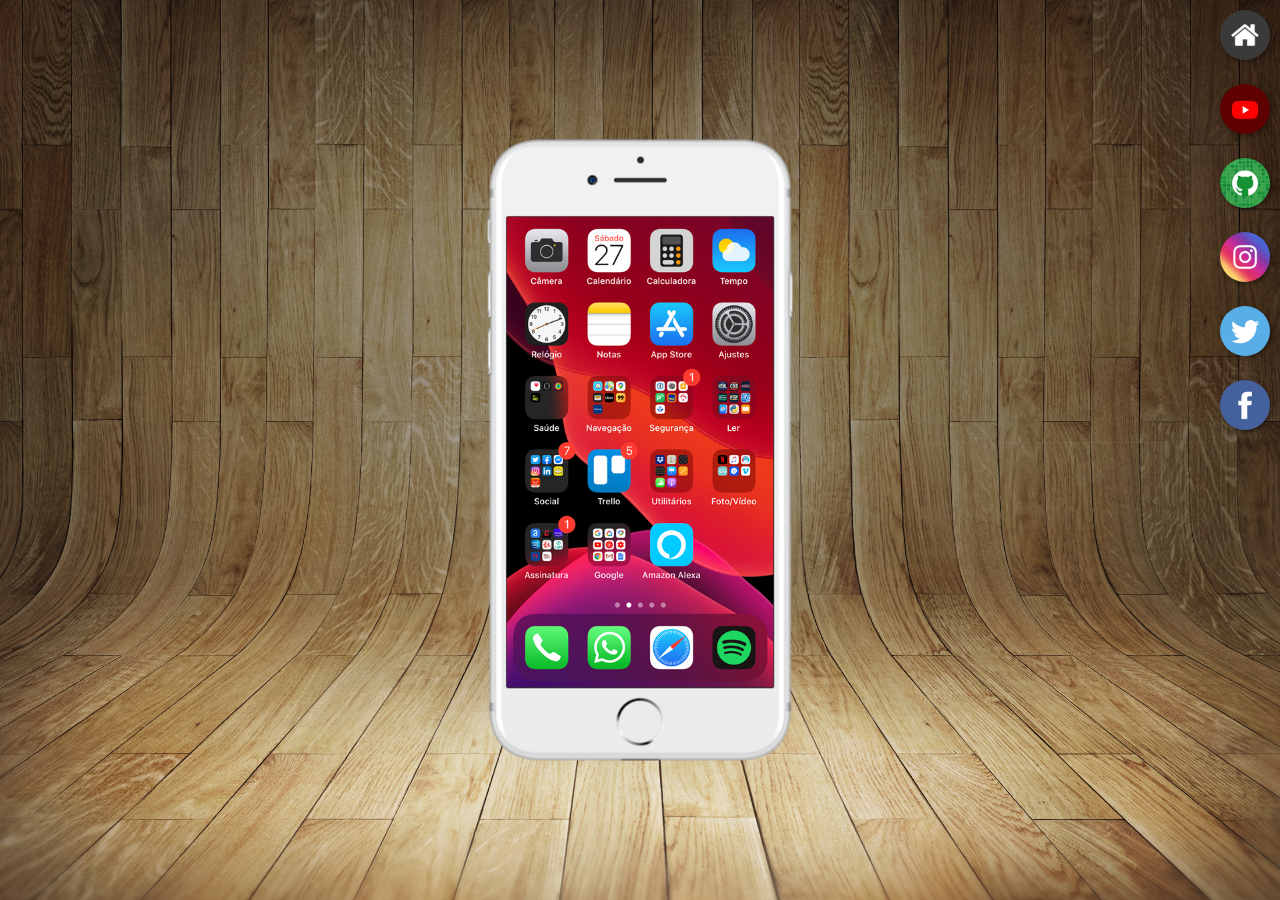
<file: index.html>
<!DOCTYPE html>
<html lang="pt-br">
<head>
    <meta charset="UTF-8">
    <meta name="viewport" content="width=device-width, initial-scale=1.0">
    <link rel="shortcut icon" href="favicon.ico" type="image/x-icon">
    <title>Projeto redes sociais</title>
    <link rel="stylesheet" href="estilos/style.css">
</head>
<body>
    <main>
<section id="telefone">
    <iframe src="home.html" name="tela" id="tela" frameborder="0">
        Seu navegador não é compatível com isso.
    </iframe>

</section>

<section id="redes-sociais">
    <a href="home.html" target="tela"><img src="imagens/logo-home.jpg" alt=""></a><br>
    <a href="youtube.html" target="tela"><img src="imagens/logo-youtube.jpg" alt=""></a><br>
    <a href="github.html" target="tela"><img src="imagens/logo-github.jpg" alt=""></a><br>
    <a href="#" target="tela"><img src="imagens/logo-instagram.jpg" alt=""></a><br>
    <a href="#" target="tela"><img src="imagens/logo-twitter.jpg" alt=""></a><br>
    <a href="#" target="tela"><img src="imagens/logo-facebook.jpg" alt=""></a>

</section>
    </main>
    
</body>
</html>
</file>
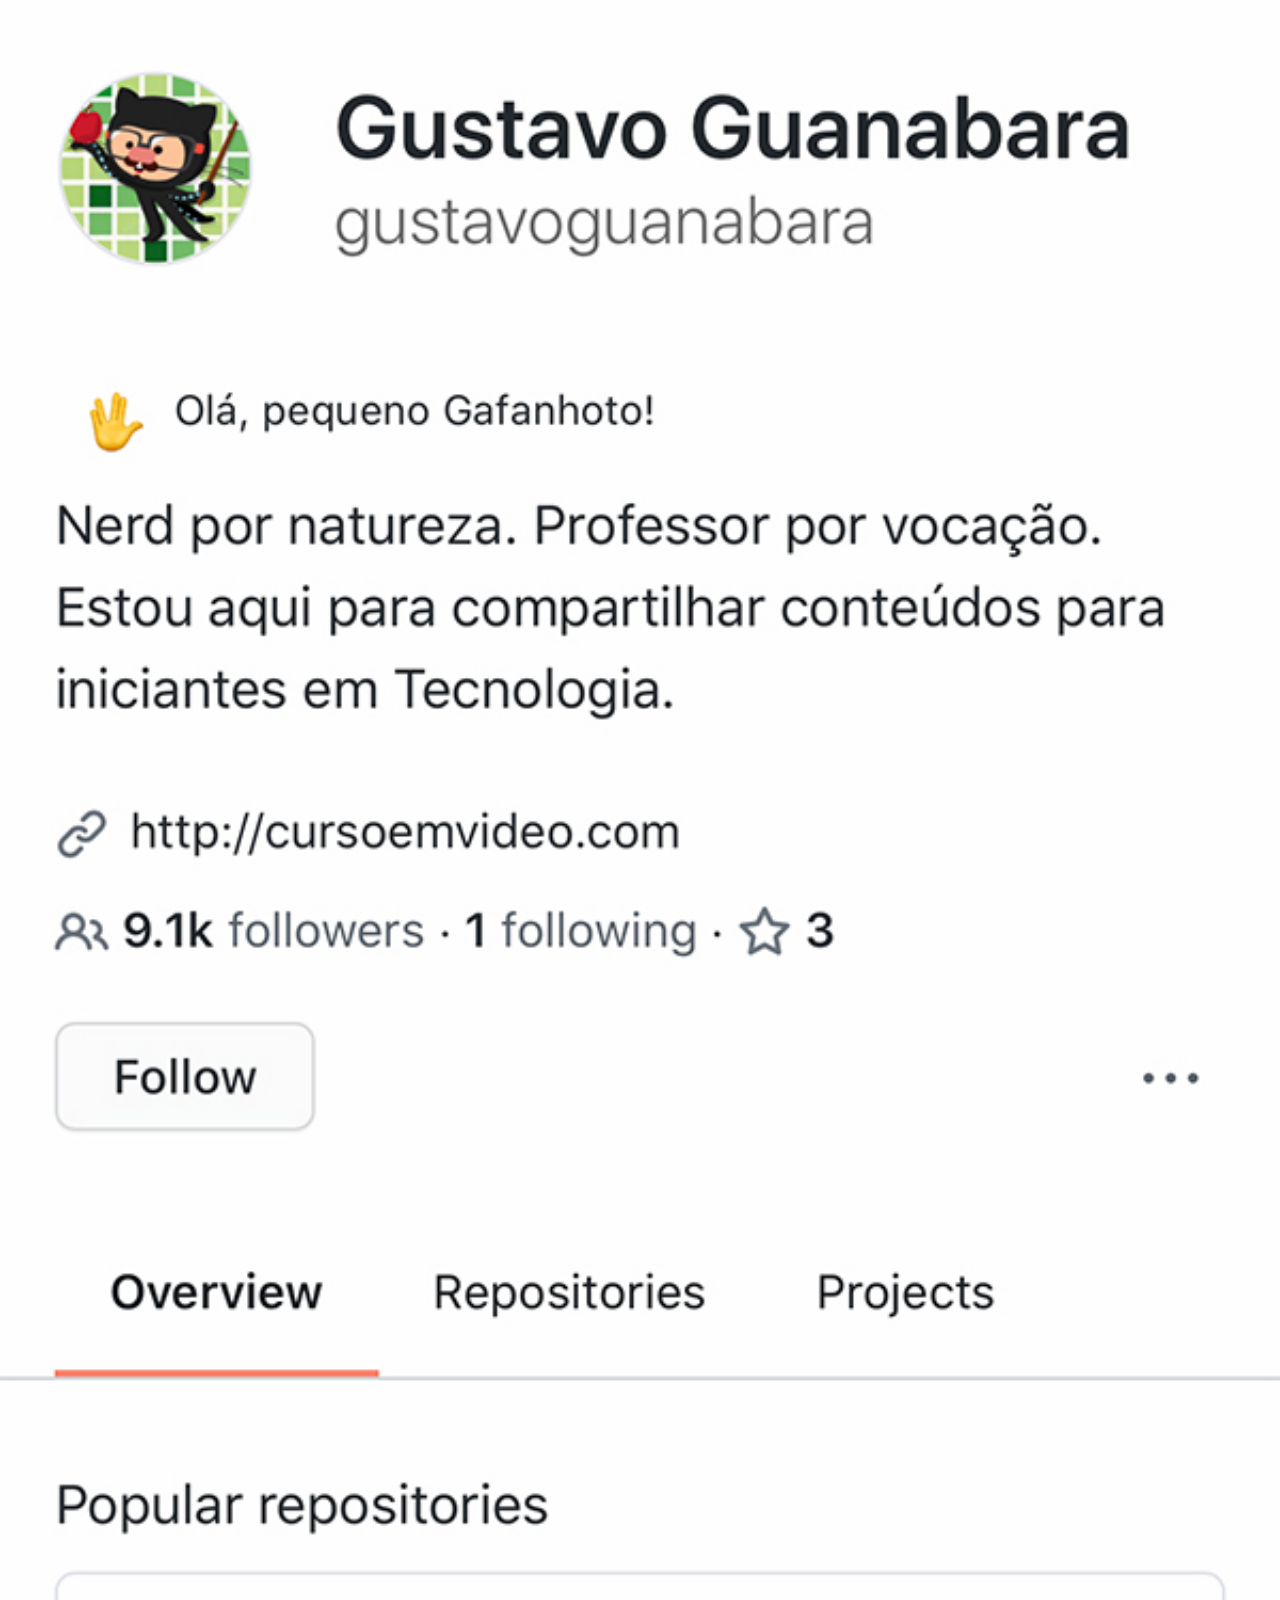
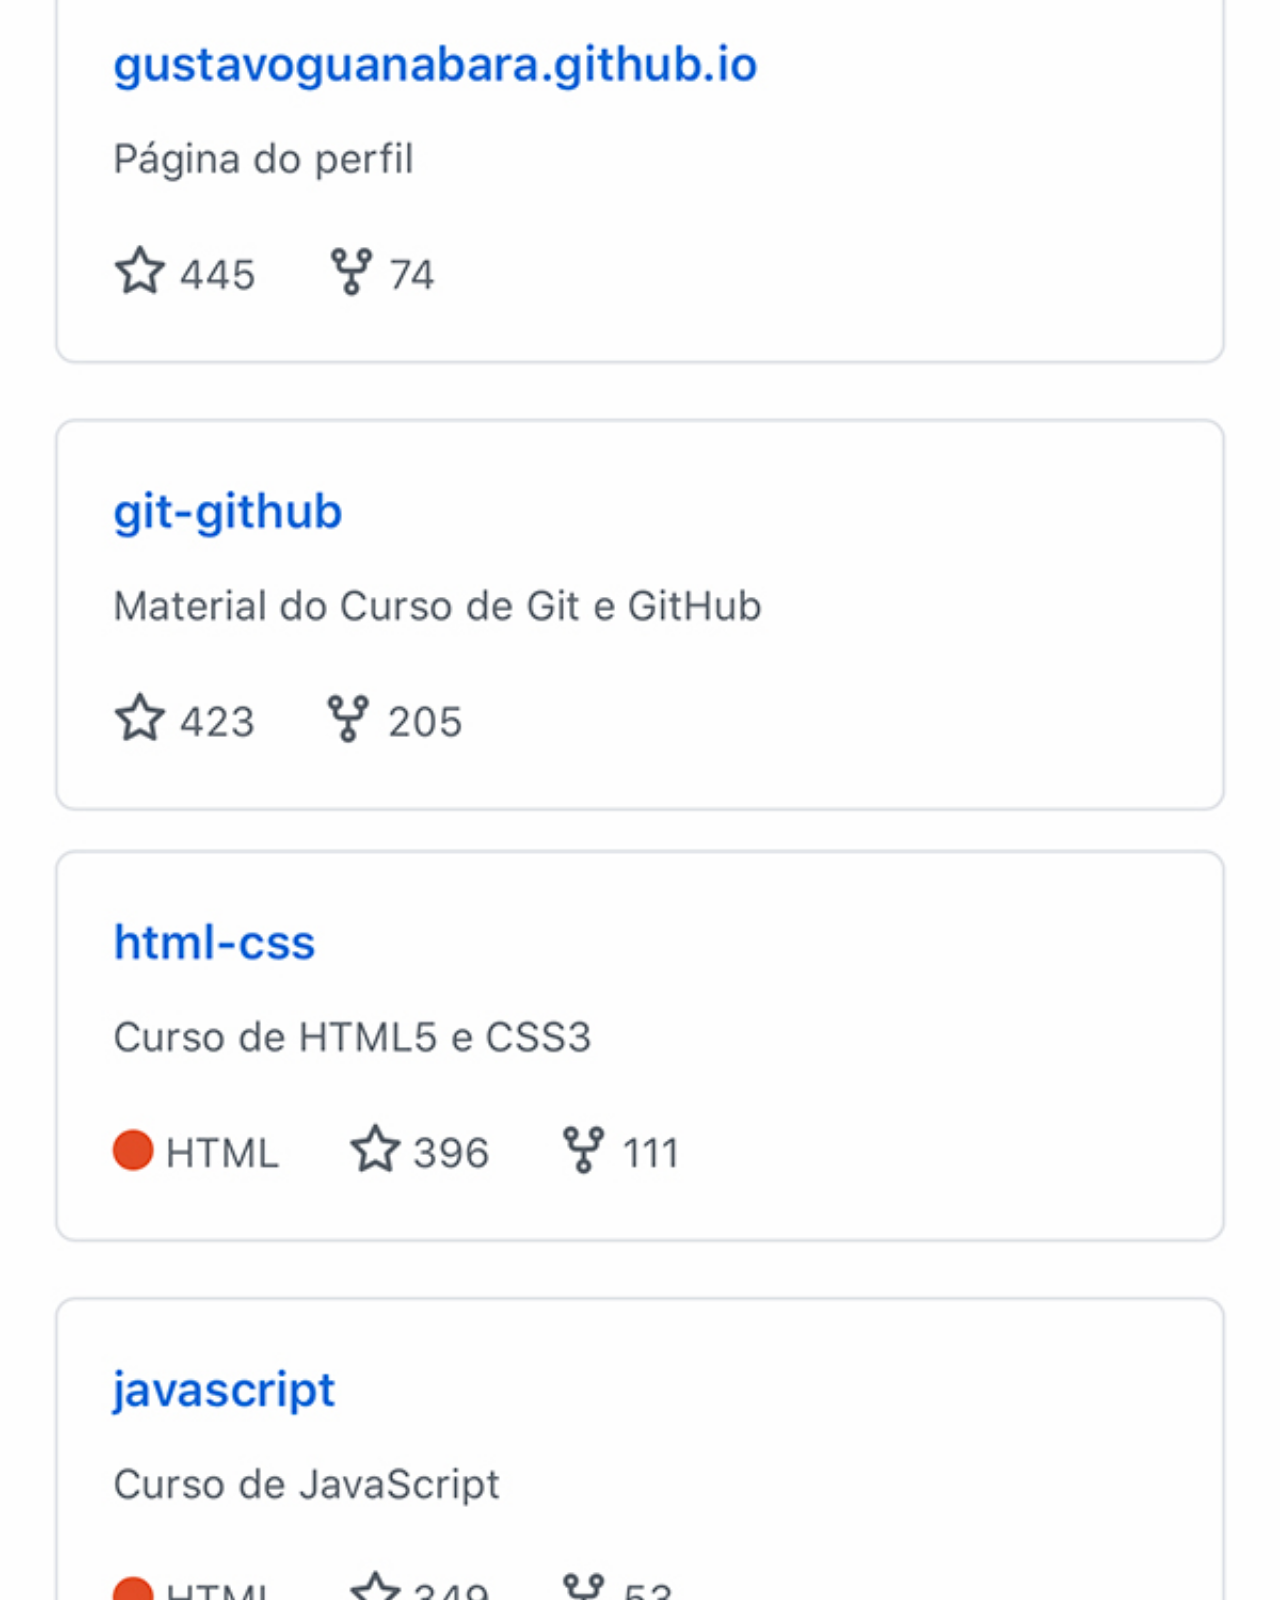
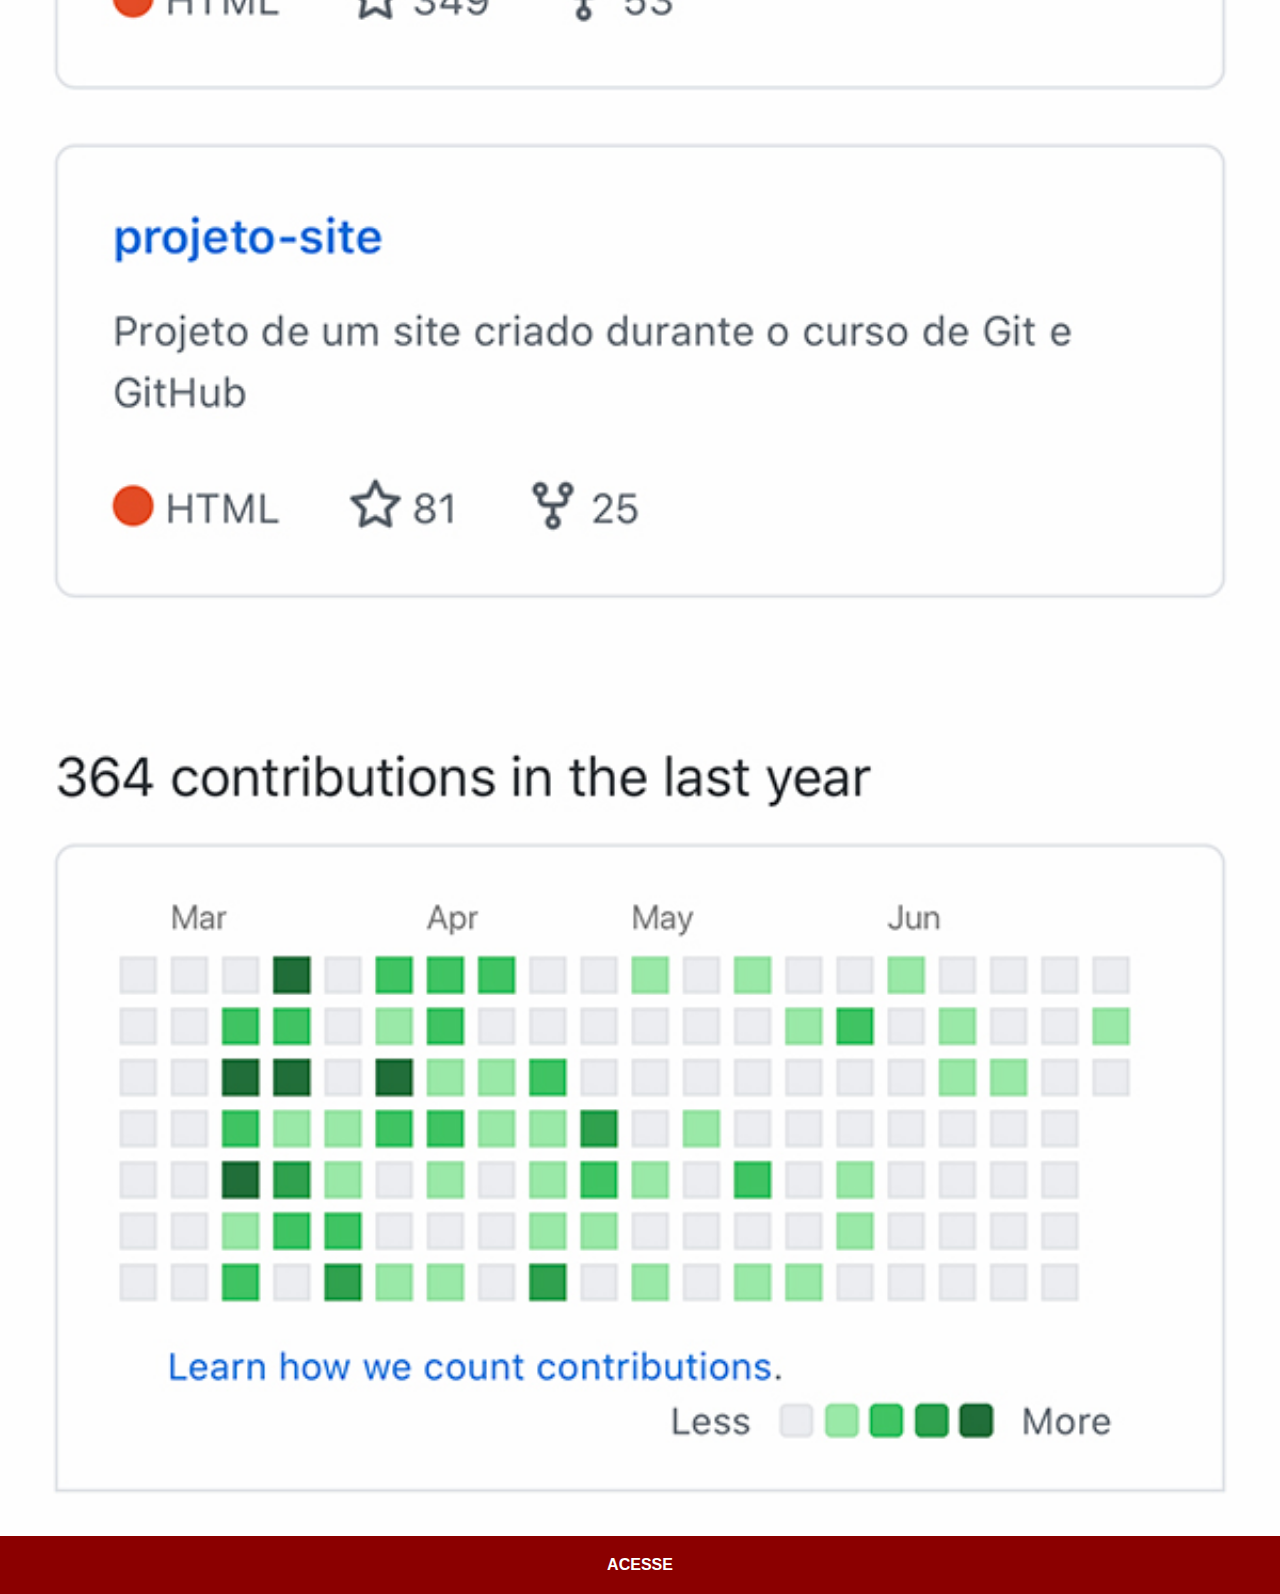
<file: github.html>
<!DOCTYPE html>
<html lang="pt-br">
<head>
    <meta charset="UTF-8">
    <meta name="viewport" content="width=device-width, initial-scale=1.0">
    <title>GitHub</title>
    <link rel="stylesheet" href="estilos/social.css">
</head>
<body>
    <img src="imagens/tela-github.jpg" alt="GitHub">
    <a href="https://github.com/gustavoguanabara/" target="_blank">ACESSE</a>
    
</body>
</html>
</file>
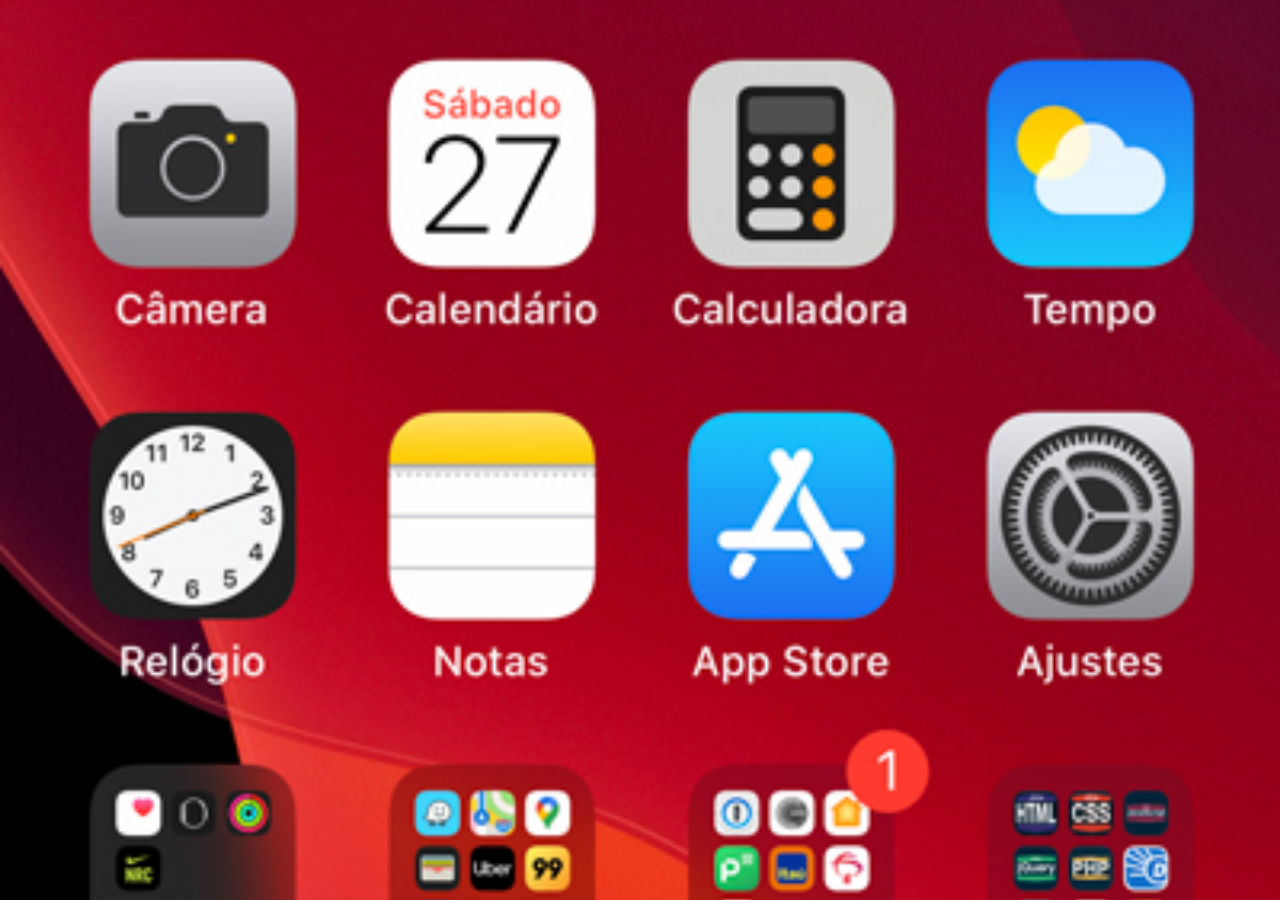
<file: home.html>
<!DOCTYPE html>
<html lang="pt-br">
<head>
    <meta charset="UTF-8">
    <meta name="viewport" content="width=device-width, initial-scale=1.0">
    <title>Home</title>
    <style>
        * {
            margin: 0px;
            padding: 0px;
        }

        body {
            width: 100vw;
            height: 100vh;
            background: black url("imagens/tela-home.jpg") no-repeat top center;
            background-size: cover;
        }
    </style>
</head>
<body>
    
</body>
</html>
</file>
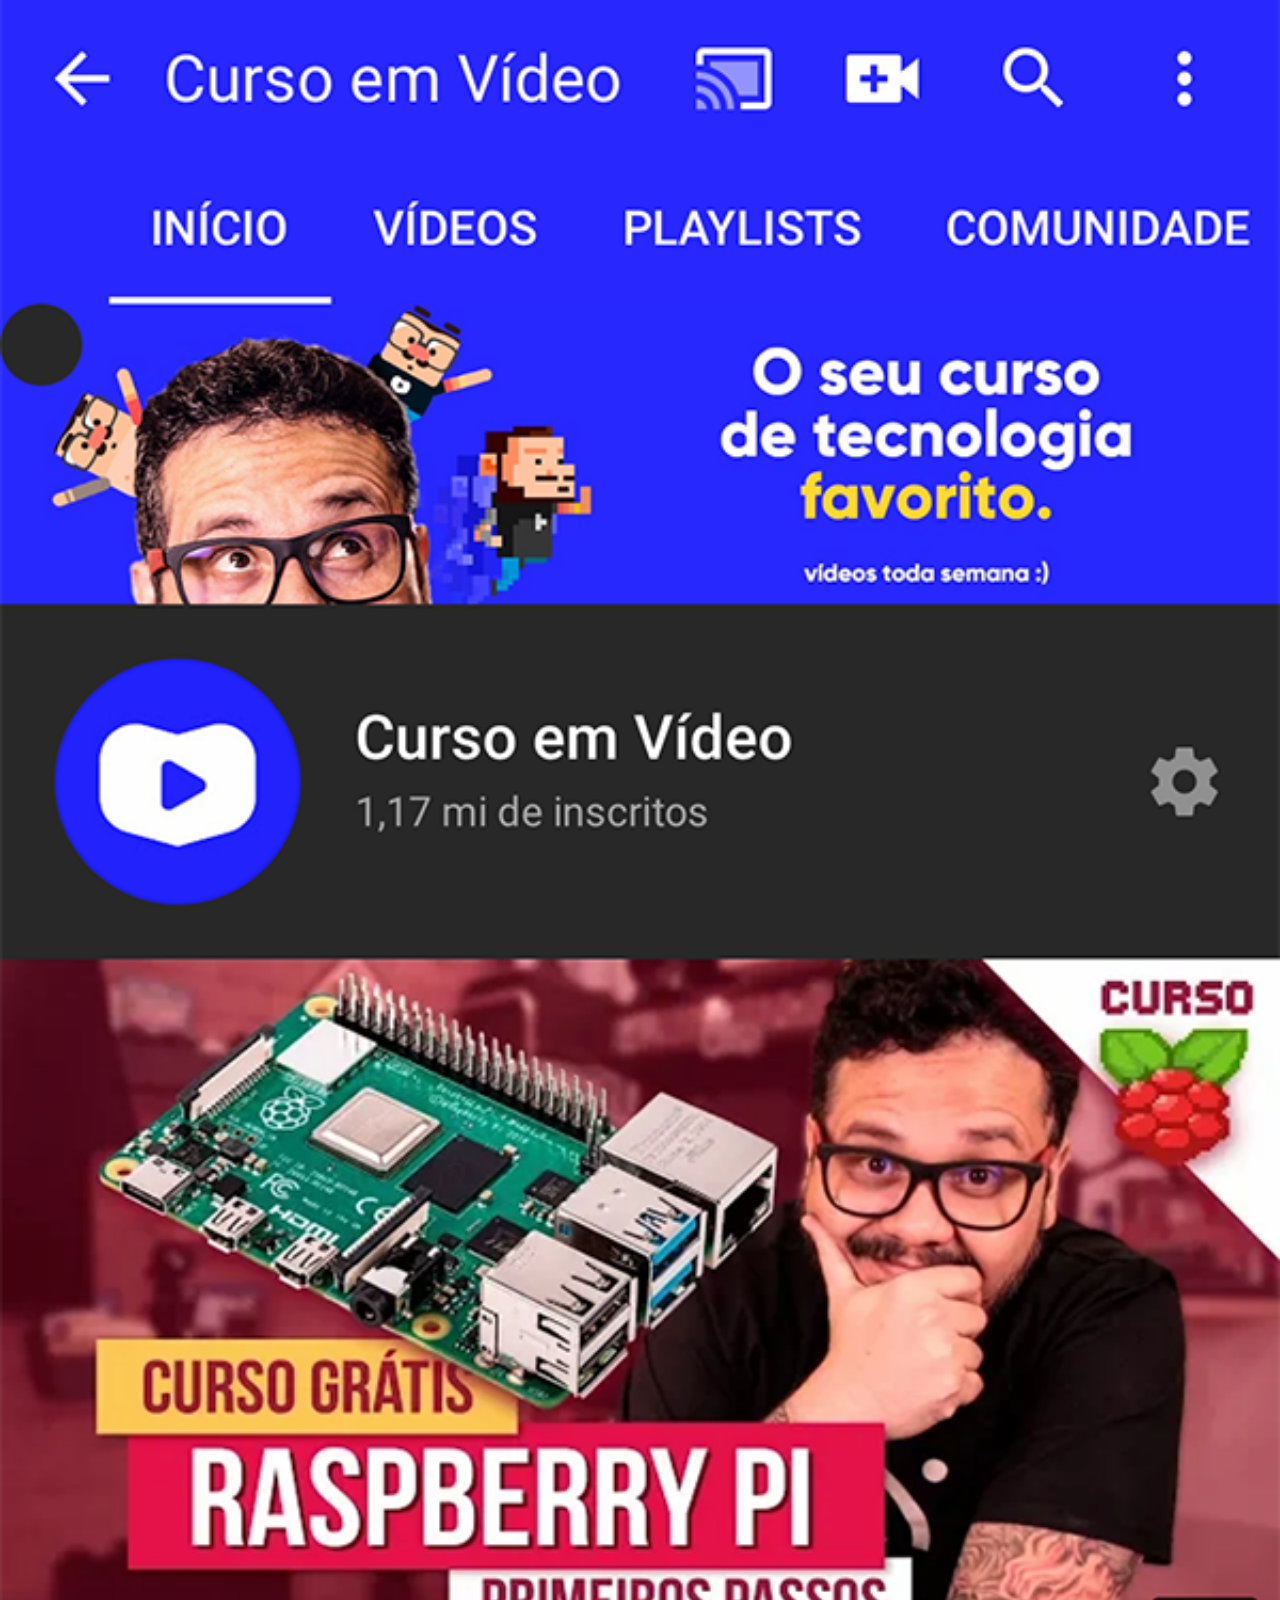
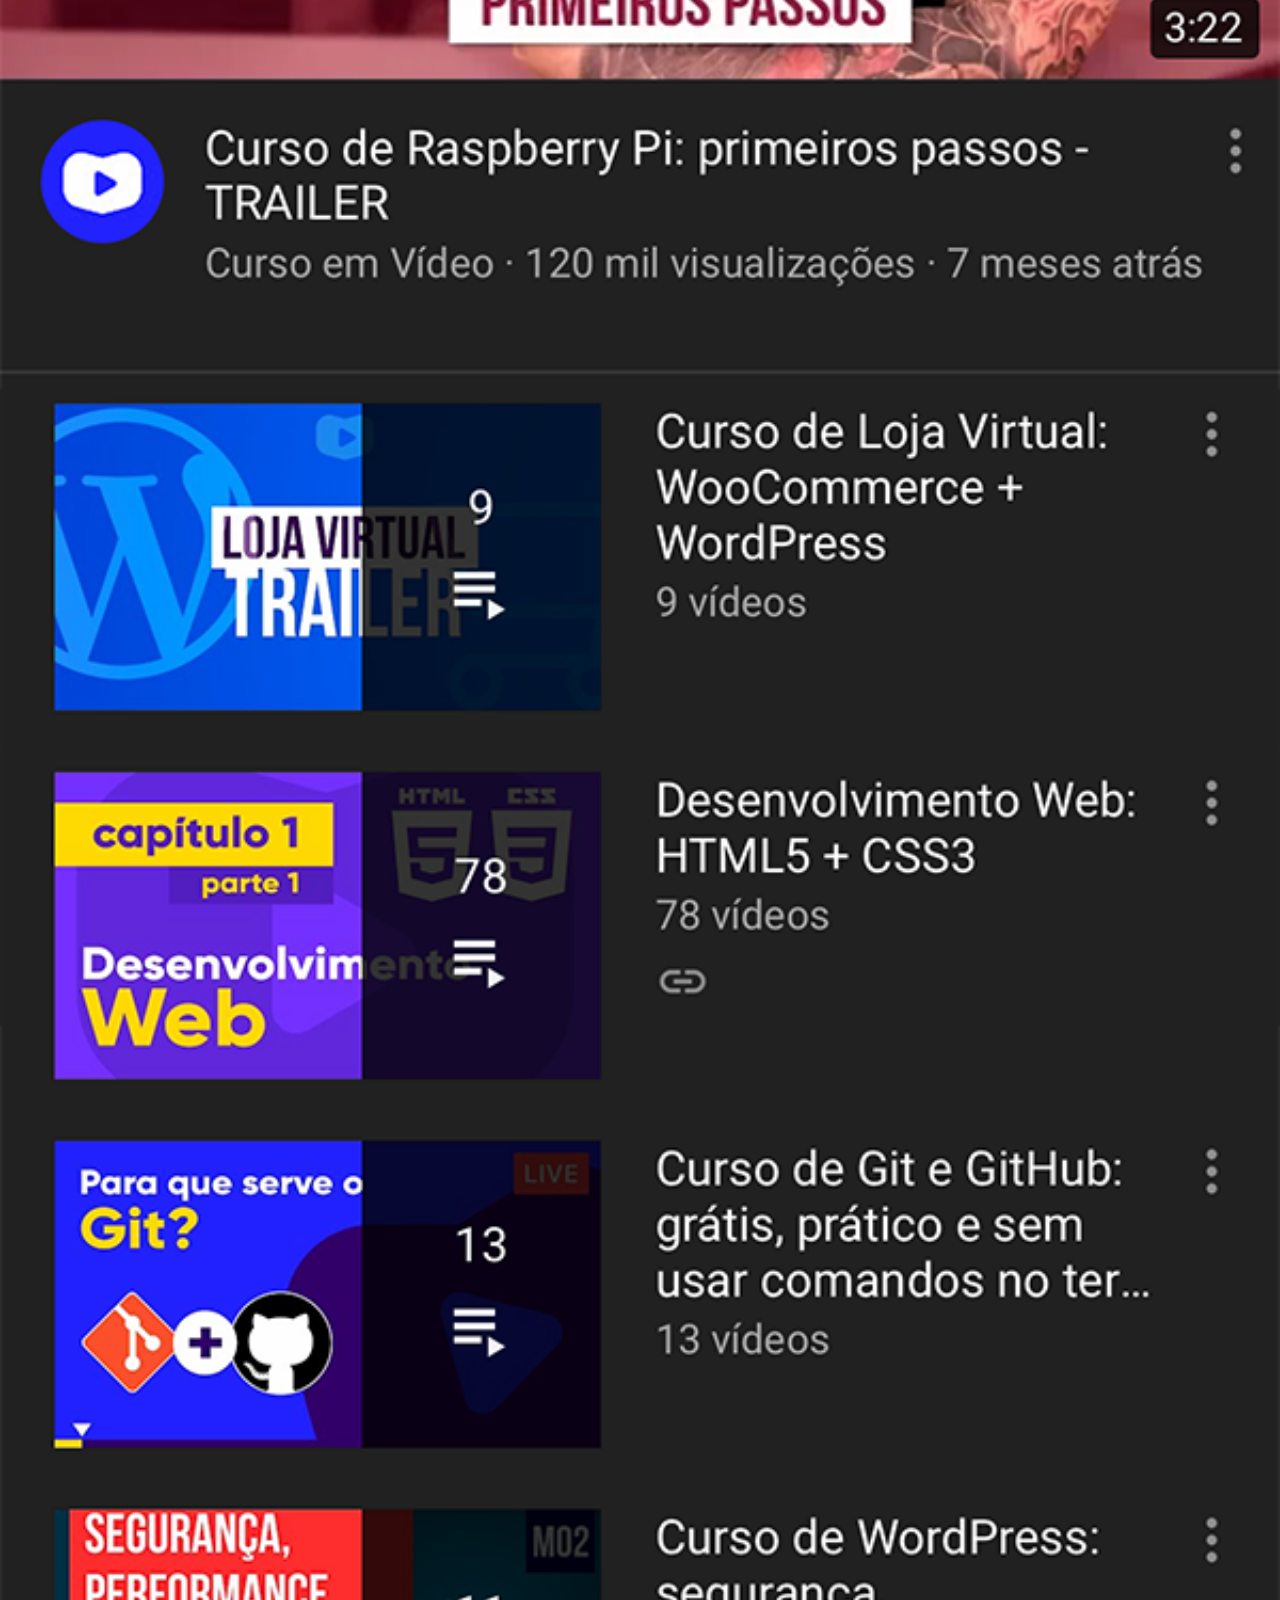
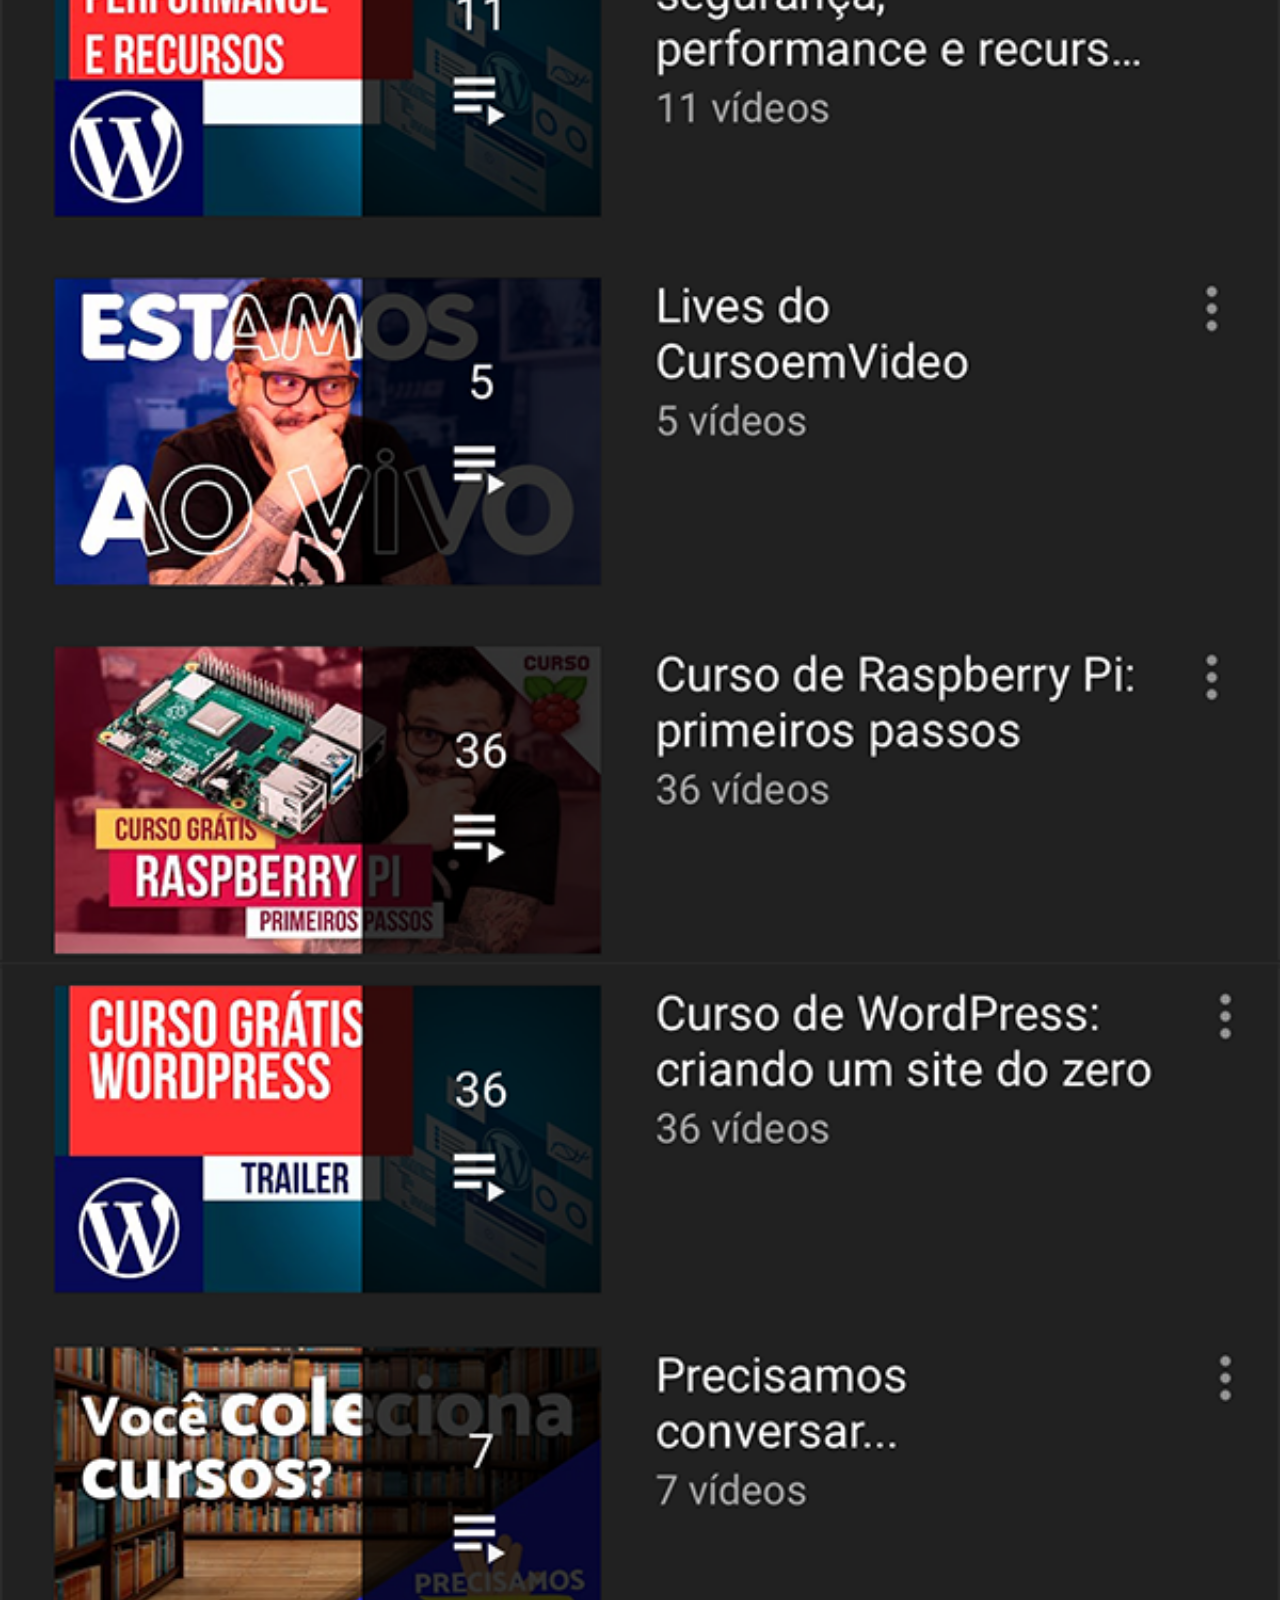
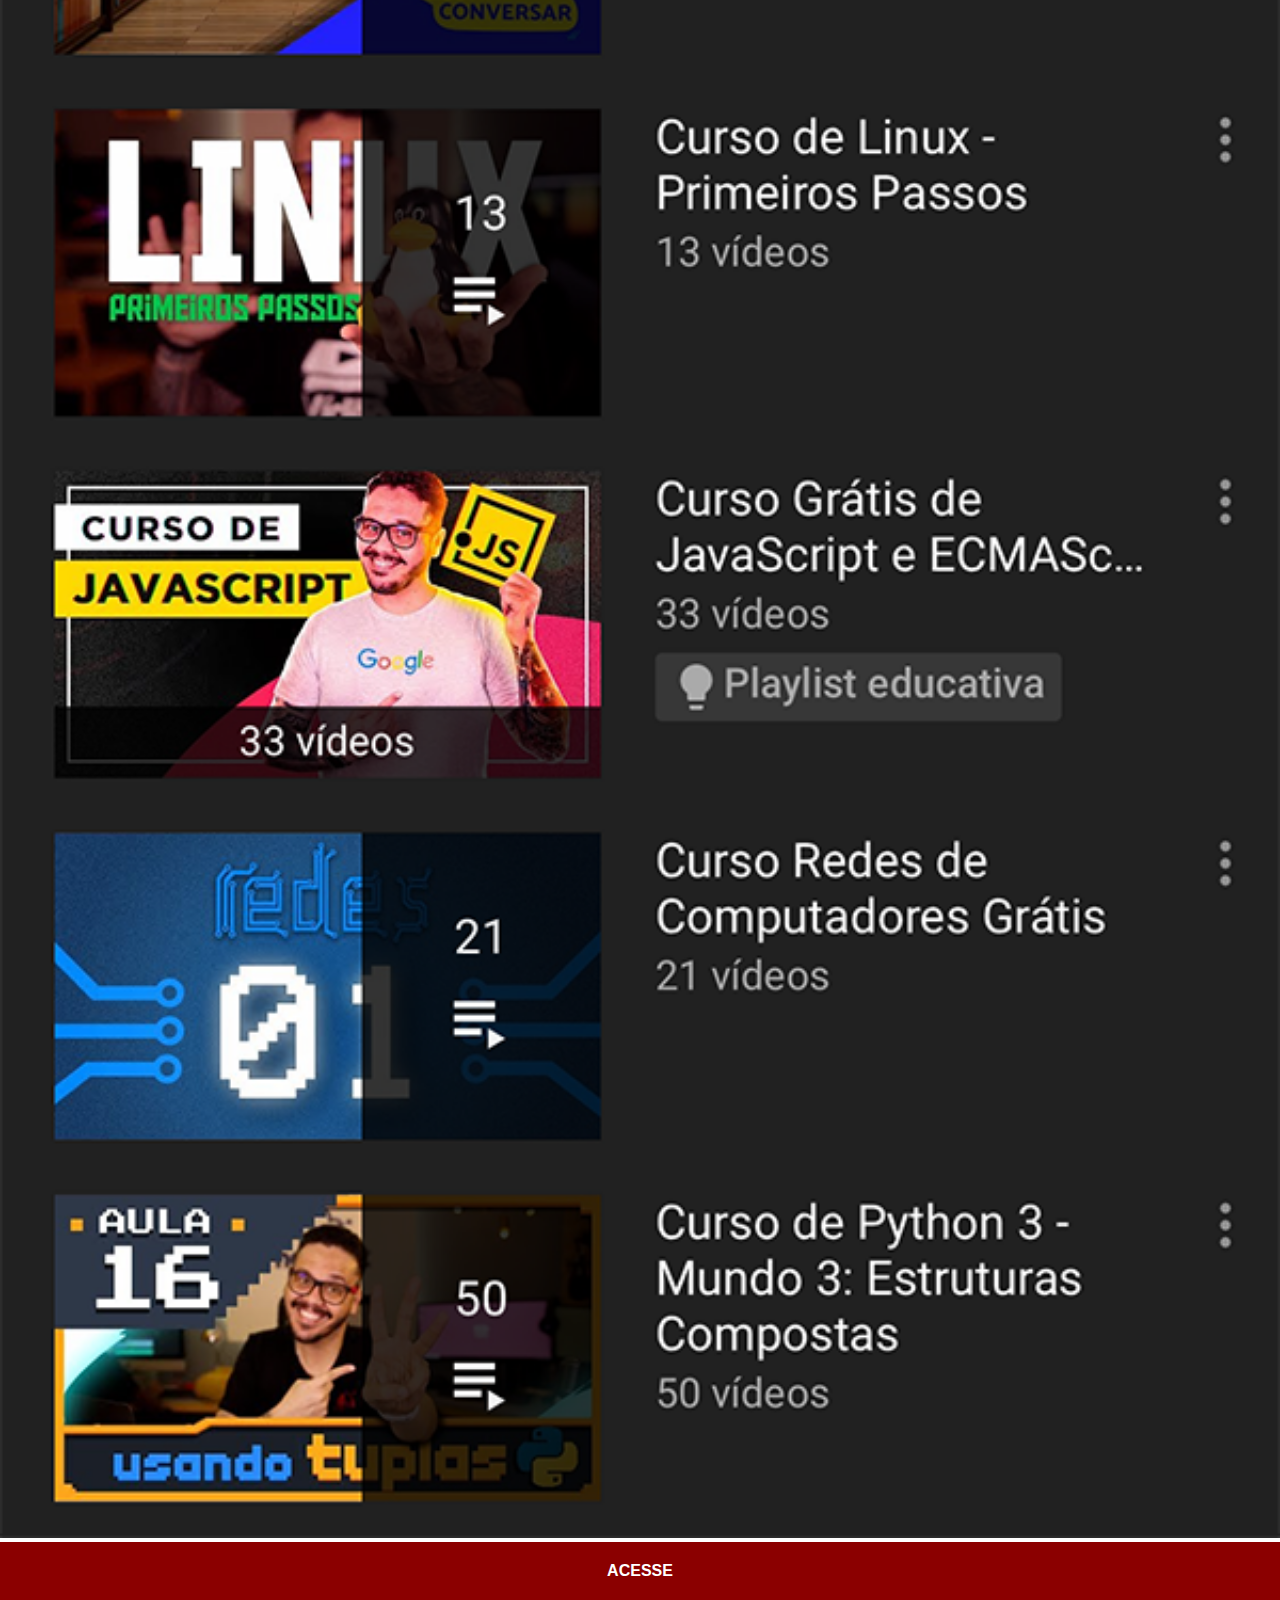
<file: youtube.html>
<!DOCTYPE html>
<html lang="pt-br">
  <head>
    <meta charset="UTF-8" />
    <meta name="viewport" content="width=device-width, initial-scale=1.0" />
    <title>Youtube</title>
    <link rel="stylesheet" href="estilos/social.css" />
  </head>

  <body>
    <img src="imagens/tela-youtube.png" alt="YouTube" />
    <a
      href="https://www.youtube.com/user/cursoemvideo/playlists"
      target="_blank"
      >ACESSE</a
    >
  </body>
</html>
</file>
<file: estilos/style.css>
@charset "UTF-8";

* {
    margin: 0px;
    padding: 0px;
    font-family: Arial, Helvetica, sans-serif;
}

html, body {
    height: 100vh;
    width: 100vw;
    background-color: black;
}

body {
    background: url(../imagens/fundo-madeira.jpg) no-repeat top center;
    background-size: cover;
    background-attachment: fixed;

}

main {
    height: 100vh;
    position: relative;
}

section#telefone {
    position: absolute;
    top: 50%;
    left: 50%;
    transform: translate(-50%, -50%);
    /*
    para centralizar o telefone no meio da tela
    */

    height: 627px;
    width: 311px;
    background: url(../imagens/frame-iphone.png) no-repeat;
}

iframe#tela {
    position: relative;
    top: 80px;
    left: 22px;
    width: 267px;
    height: 471px;
}

section#redes-sociais {
    text-align: right;
}

section#redes-sociais img {
    width: 50px;
    margin: 10px;
    border-radius: 50%;
    box-shadow: 2px 2px 5px rgba(0, 0, 0, 0.416);
}
section#redes-sociais img:hover {
    border: 2px solid rgba(255, 255, 255, 0.624);
    transform: translate(-3px, -3px);
    box-shadow: 5px 5px 10px rgba(0, 0, 0, 0.416);
    transition: transform .3s, border 1s;
}
</file>
<file: estilos/social.css>
@charset "UTF-8";

* {
    margin: 0px;
    padding: 0px;
    font-family: Arial, Helvetica, sans-serif;
}

::-webkit-scrollbar {
    width: 0px;
    height: 0px;
}

img {
    width: 100vw;
}

a {
    display: block;
    background-color: darkred;
    color: white;
    padding: 20px;
    text-align: center;
    font-weight: bolder;
    text-decoration: none;
}

a:hover {
    background-color: red;
}
</file>
